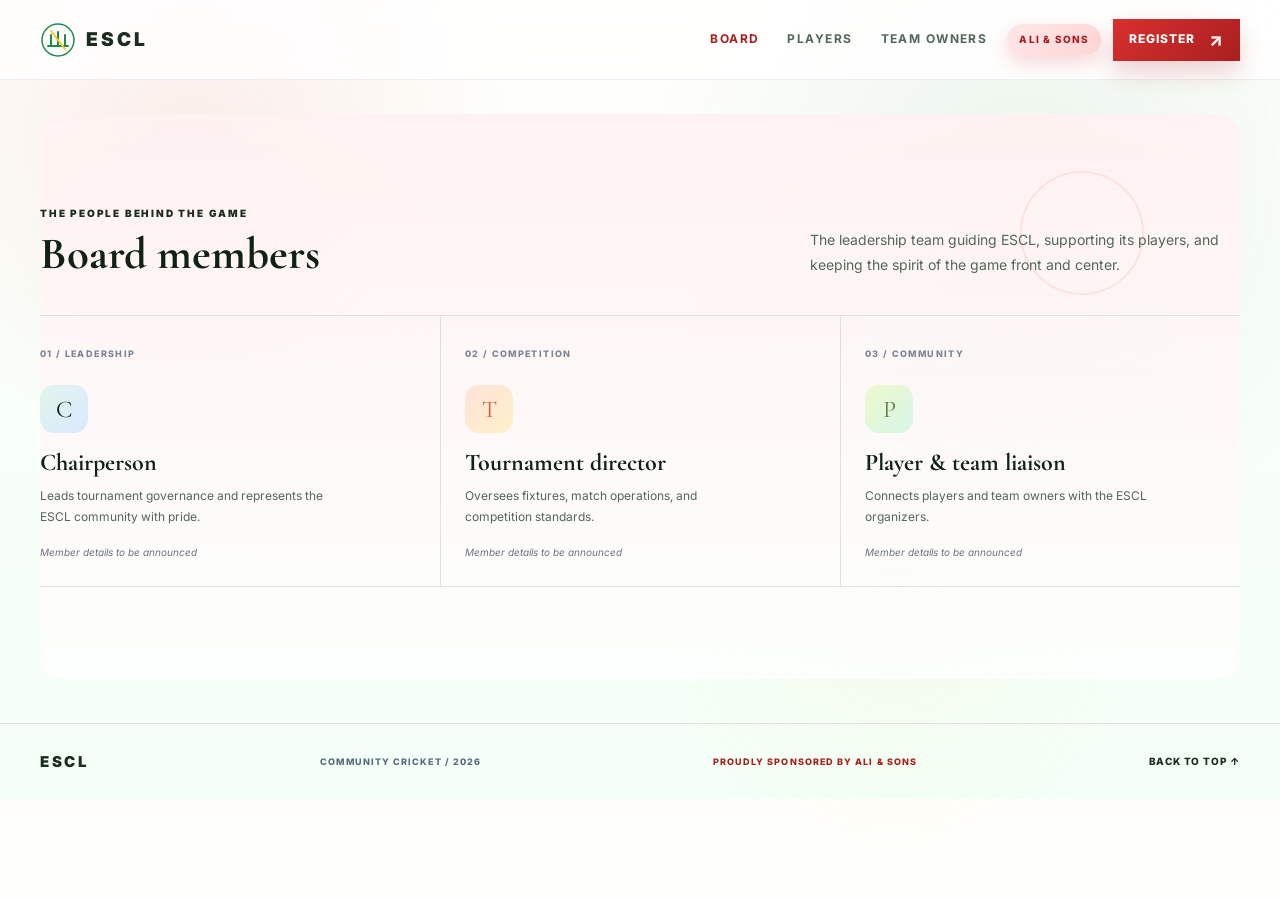
<file: board.html>
<!doctype html>
<html lang="en">
<head>
  <meta charset="utf-8">
  <meta name="viewport" content="width=device-width, initial-scale=1">
  <meta name="theme-color" content="#111827">
  <meta name="description" content="Meet the leadership team behind the ESCL cricket tournament.">
  <title>Board Members | ESCL</title>
  <link rel="stylesheet" href="site.css">
  <script src="script.js" defer></script>
</head>
<body>
  <header class="site-header">
    <a class="brand" href="index.html" aria-label="ESCL home">
      <span class="brand-mark" aria-hidden="true"><svg viewBox="0 0 36 36" fill="none"><circle cx="18" cy="18" r="16" stroke="currentColor" stroke-width="1.5" /><path d="M11 23V13m7 10V10m7 13V13M8 24h20" stroke="currentColor" stroke-width="2" stroke-linecap="round" /><path d="m11 9 14 18" stroke="#facc15" stroke-width="2" stroke-linecap="round" /></svg></span>
      <span class="brand-name">ESCL</span>
    </a>
    <nav class="main-nav" aria-label="Main navigation">
      <a href="board.html" aria-current="page">Board</a>
      <a href="players.html">Players</a>
      <a href="owners.html">Team owners</a>
    </nav>
    <div class="header-side"><span class="sponsor-pill">Ali &amp; Sons</span><a class="header-cta" href="players.html">Register <span aria-hidden="true">&nearr;</span></a></div>
  </header>
  <main id="top">
    <section class="section-block board-section page-section" aria-labelledby="board-title">
      <div class="section-heading">
        <div><p class="eyebrow">THE PEOPLE BEHIND THE GAME</p><h1 id="board-title">Board members</h1></div>
        <p class="section-summary">The leadership team guiding ESCL, supporting its players, and keeping the spirit of the game front and center.</p>
      </div>
      <div class="board-grid">
        <article class="board-item"><span class="board-index">01 / LEADERSHIP</span><div class="board-symbol" aria-hidden="true">C</div><h2>Chairperson</h2><p>Leads tournament governance and represents the ESCL community with pride.</p><span class="board-status">Member details to be announced</span></article>
        <article class="board-item"><span class="board-index">02 / COMPETITION</span><div class="board-symbol symbol-coral" aria-hidden="true">T</div><h2>Tournament director</h2><p>Oversees fixtures, match operations, and competition standards.</p><span class="board-status">Member details to be announced</span></article>
        <article class="board-item"><span class="board-index">03 / COMMUNITY</span><div class="board-symbol symbol-olive" aria-hidden="true">P</div><h2>Player &amp; team liaison</h2><p>Connects players and team owners with the ESCL organizers.</p><span class="board-status">Member details to be announced</span></article>
      </div>
    </section>
  </main>
  <footer class="site-footer"><a class="brand" href="index.html"><span class="brand-name">ESCL</span></a><span>COMMUNITY CRICKET / 2026</span><span class="sponsor-tag">Proudly sponsored by Ali &amp; Sons</span><a href="#top">Back to top &uarr;</a></footer>
</body>
</html>
</file>
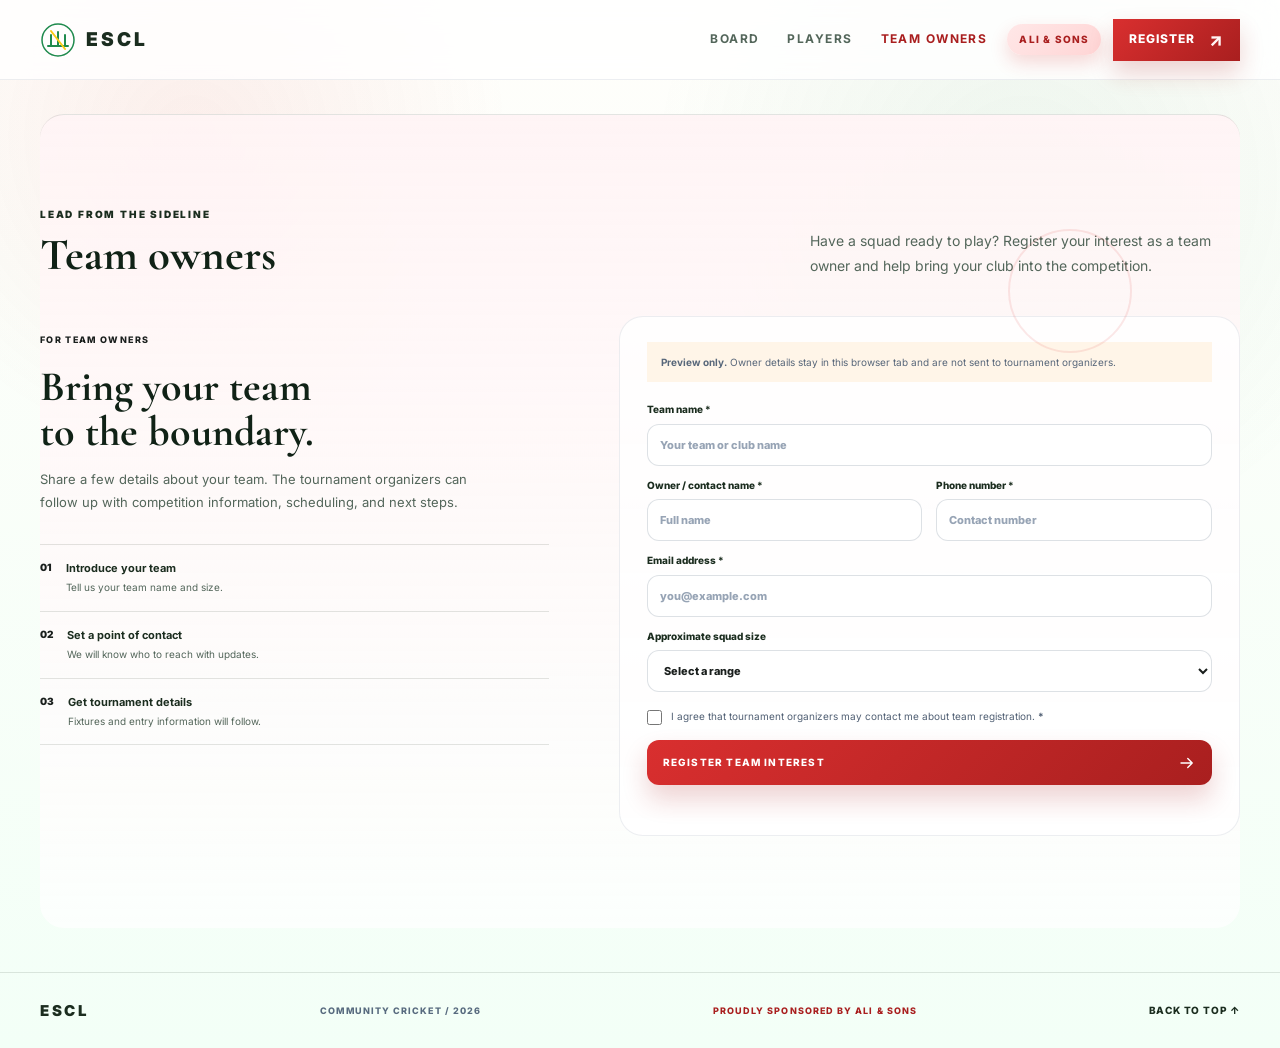
<file: owners.html>
<!doctype html>
<html lang="en">
<head>
  <meta charset="utf-8">
  <meta name="viewport" content="width=device-width, initial-scale=1">
  <meta name="theme-color" content="#111827">
  <meta name="description" content="Register your team's interest in the ESCL cricket tournament.">
  <title>Team Owners | ESCL</title>
  <link rel="stylesheet" href="site.css">
  <script src="script.js" defer></script>
</head>
<body>
  <header class="site-header">
    <a class="brand" href="index.html" aria-label="ESCL home">
      <span class="brand-mark" aria-hidden="true"><svg viewBox="0 0 36 36" fill="none"><circle cx="18" cy="18" r="16" stroke="currentColor" stroke-width="1.5" /><path d="M11 23V13m7 10V10m7 13V13M8 24h20" stroke="currentColor" stroke-width="2" stroke-linecap="round" /><path d="m11 9 14 18" stroke="#facc15" stroke-width="2" stroke-linecap="round" /></svg></span>
      <span class="brand-name">ESCL</span>
    </a>
    <nav class="main-nav" aria-label="Main navigation">
      <a href="board.html">Board</a>
      <a href="players.html">Players</a>
      <a href="owners.html" aria-current="page">Team owners</a>
    </nav>
    <div class="header-side"><span class="sponsor-pill">Ali &amp; Sons</span><a class="header-cta" href="#owner-form">Register <span aria-hidden="true">&nearr;</span></a></div>
  </header>
  <main id="top">
    <section class="section-block owner-section page-section" aria-labelledby="owner-title">
      <div class="section-heading">
        <div><p class="eyebrow">LEAD FROM THE SIDELINE</p><h1 id="owner-title">Team owners</h1></div>
        <p class="section-summary">Have a squad ready to play? Register your interest as a team owner and help bring your club into the competition.</p>
      </div>
      <div class="owner-layout">
        <div class="owner-copy">
          <span class="aside-kicker">FOR TEAM OWNERS</span>
          <h2>Bring your team<br>to the boundary.</h2>
          <p>Share a few details about your team. The tournament organizers can follow up with competition information, scheduling, and next steps.</p>
          <div class="owner-points">
            <div><span>01</span><p><b>Introduce your team</b><small>Tell us your team name and size.</small></p></div>
            <div><span>02</span><p><b>Set a point of contact</b><small>We will know who to reach with updates.</small></p></div>
            <div><span>03</span><p><b>Get tournament details</b><small>Fixtures and entry information will follow.</small></p></div>
          </div>
        </div>
        <div class="owner-form-wrap" id="owner-form">
          <p class="preview-disclaimer"><strong>Preview only.</strong> Owner details stay in this browser tab and are not sent to tournament organizers.</p>
          <form id="owner-registration-form" class="owner-form">
            <div class="field-grid">
              <label class="field field-wide" for="owner-team-name"><span>Team name <b>*</b></span><input id="owner-team-name" name="teamName" placeholder="Your team or club name" required></label>
              <label class="field" for="owner-name"><span>Owner / contact name <b>*</b></span><input id="owner-name" name="ownerName" autocomplete="name" placeholder="Full name" required></label>
              <label class="field" for="owner-phone"><span>Phone number <b>*</b></span><input id="owner-phone" name="phone" type="tel" autocomplete="tel" placeholder="Contact number" required></label>
              <label class="field field-wide" for="owner-email"><span>Email address <b>*</b></span><input id="owner-email" name="email" type="email" autocomplete="email" placeholder="you@example.com" required></label>
              <label class="field field-wide" for="team-size"><span>Approximate squad size</span><select id="team-size" name="teamSize"><option value="" selected>Select a range</option><option>Under 11 players</option><option>11-15 players</option><option>16-22 players</option><option>More than 22 players</option></select></label>
            </div>
            <label class="consent" for="owner-consent"><input id="owner-consent" name="contactConsent" type="checkbox" required><span>I agree that tournament organizers may contact me about team registration. <b>*</b></span></label>
            <button class="submit-button" type="submit"><span>Register team interest</span><svg viewBox="0 0 24 24" aria-hidden="true"><path d="M4 12h15m-6-6 6 6-6 6" fill="none" stroke="currentColor" stroke-width="1.8" stroke-linecap="round" stroke-linejoin="round" /></svg></button>
            <p id="owner-form-status" class="form-status" role="status" aria-live="polite"></p>
          </form>
          <div id="owner-success" class="owner-success" role="status" tabindex="-1" hidden>Team interest saved in this browser tab. It has not been sent to tournament organizers.</div>
        </div>
      </div>
    </section>
  </main>
  <footer class="site-footer"><a class="brand" href="index.html"><span class="brand-name">ESCL</span></a><span>COMMUNITY CRICKET / 2026</span><span class="sponsor-tag">Proudly sponsored by Ali &amp; Sons</span><a href="#top">Back to top &uarr;</a></footer>
</body>
</html>
</file>
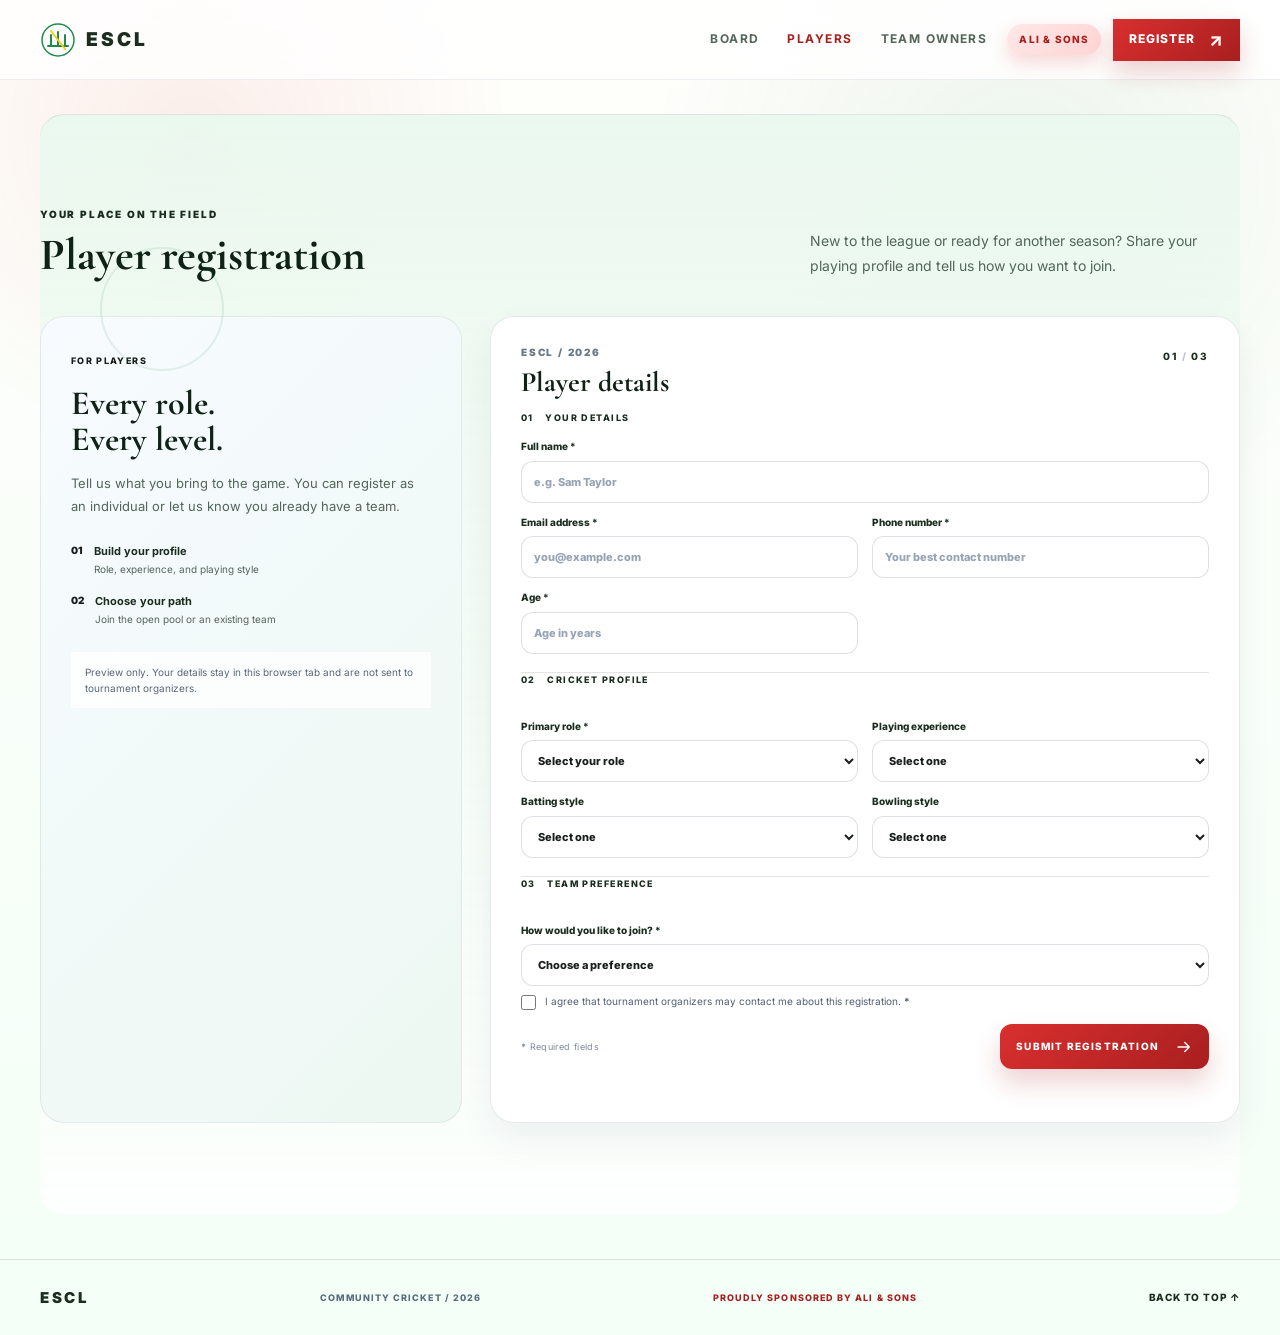
<file: players.html>
<!doctype html>
<html lang="en">
<head>
  <meta charset="utf-8">
  <meta name="viewport" content="width=device-width, initial-scale=1">
  <meta name="theme-color" content="#111827">
  <meta name="description" content="Register your player profile for the ESCL cricket tournament.">
  <title>Player Registration | ESCL</title>
  <link rel="stylesheet" href="site.css">
  <script src="script.js" defer></script>
</head>
<body>
  <header class="site-header">
    <a class="brand" href="index.html" aria-label="ESCL home">
      <span class="brand-mark" aria-hidden="true"><svg viewBox="0 0 36 36" fill="none"><circle cx="18" cy="18" r="16" stroke="currentColor" stroke-width="1.5" /><path d="M11 23V13m7 10V10m7 13V13M8 24h20" stroke="currentColor" stroke-width="2" stroke-linecap="round" /><path d="m11 9 14 18" stroke="#facc15" stroke-width="2" stroke-linecap="round" /></svg></span>
      <span class="brand-name">ESCL</span>
    </a>
    <nav class="main-nav" aria-label="Main navigation">
      <a href="board.html">Board</a>
      <a href="players.html" aria-current="page">Players</a>
      <a href="owners.html">Team owners</a>
    </nav>
    <div class="header-side"><span class="sponsor-pill">Ali &amp; Sons</span><a class="header-cta" href="#player-form">Register <span aria-hidden="true">&nearr;</span></a></div>
  </header>
  <main id="top">
    <section class="section-block player-section page-section" aria-labelledby="player-title">
      <div class="section-heading">
        <div><p class="eyebrow">YOUR PLACE ON THE FIELD</p><h1 id="player-title">Player registration</h1></div>
        <p class="section-summary">New to the league or ready for another season? Share your playing profile and tell us how you want to join.</p>
      </div>
      <div class="registration-layout">
        <aside class="registration-aside">
          <span class="aside-kicker">FOR PLAYERS</span>
          <h2>Every role.<br>Every level.</h2>
          <p>Tell us what you bring to the game. You can register as an individual or let us know you already have a team.</p>
          <div class="aside-detail"><span class="detail-mark">01</span><span><b>Build your profile</b><small>Role, experience, and playing style</small></span></div>
          <div class="aside-detail"><span class="detail-mark">02</span><span><b>Choose your path</b><small>Join the open pool or an existing team</small></span></div>
          <div class="preview-disclaimer">Preview only. Your details stay in this browser tab and are not sent to tournament organizers.</div>
        </aside>
        <div class="form-panel" id="player-form">
          <div class="form-heading">
            <div><p class="eyebrow form-eyebrow">ESCL / 2026</p><h2 id="form-title">Player details</h2></div>
            <span class="form-index" aria-hidden="true">01<span>/</span>03</span>
          </div>
          <form id="registration-form">
            <fieldset>
              <legend><span>01</span> Your details</legend>
              <div class="field-grid">
                <label class="field field-wide" for="full-name"><span>Full name <b>*</b></span><input id="full-name" name="fullName" autocomplete="name" placeholder="e.g. Sam Taylor" required></label>
                <label class="field" for="email"><span>Email address <b>*</b></span><input id="email" name="email" type="email" autocomplete="email" placeholder="you@example.com" required></label>
                <label class="field" for="phone"><span>Phone number <b>*</b></span><input id="phone" name="phone" type="tel" autocomplete="tel" placeholder="Your best contact number" required></label>
                <label class="field" for="age"><span>Age <b>*</b></span><input id="age" name="age" type="number" min="13" max="99" inputmode="numeric" placeholder="Age in years" required></label>
              </div>
            </fieldset>
            <fieldset>
              <legend><span>02</span> Cricket profile</legend>
              <div class="field-grid">
                <label class="field" for="role"><span>Primary role <b>*</b></span><select id="role" name="role" required><option value="" selected disabled>Select your role</option><option>Batter</option><option>Bowler</option><option>All-rounder</option><option>Wicketkeeper</option></select></label>
                <label class="field" for="experience"><span>Playing experience</span><select id="experience" name="experience"><option value="" selected>Select one</option><option>New to organized cricket</option><option>School or club cricket</option><option>Local league cricket</option><option>Competitive cricket</option></select></label>
                <label class="field" for="batting-style"><span>Batting style</span><select id="batting-style" name="battingStyle"><option value="" selected>Select one</option><option>Right-handed</option><option>Left-handed</option></select></label>
                <label class="field" for="bowling-style"><span>Bowling style</span><select id="bowling-style" name="bowlingStyle"><option value="" selected>Select one</option><option>Right-arm pace</option><option>Left-arm pace</option><option>Right-arm spin</option><option>Left-arm spin</option><option>I do not bowl</option></select></label>
              </div>
            </fieldset>
            <fieldset class="team-fieldset">
              <legend><span>03</span> Team preference</legend>
              <div class="field-grid">
                <label class="field field-wide" for="team-preference"><span>How would you like to join? <b>*</b></span><select id="team-preference" name="teamPreference" required><option value="" selected disabled>Choose a preference</option><option value="open-pool">Place me in the open player pool</option><option value="existing-team">I already have a team</option></select></label>
                <label class="field field-wide" id="team-name-field" for="team-name" hidden><span>Team name <b>*</b></span><input id="team-name" name="teamName" placeholder="Enter your team name"></label>
              </div>
            </fieldset>
            <label class="consent" for="contact-consent"><input id="contact-consent" name="contactConsent" type="checkbox" required><span>I agree that tournament organizers may contact me about this registration. <b>*</b></span></label>
            <div class="form-actions"><p class="required-note"><b>*</b> Required fields</p><button class="submit-button" type="submit"><span>Submit registration</span><svg viewBox="0 0 24 24" aria-hidden="true"><path d="M4 12h15m-6-6 6 6-6 6" fill="none" stroke="currentColor" stroke-width="1.8" stroke-linecap="round" stroke-linejoin="round" /></svg></button></div>
            <p id="form-status" class="form-status" role="status" aria-live="polite"></p>
          </form>
          <section id="success-panel" class="success-panel" aria-live="polite" hidden><span class="success-mark" aria-hidden="true">&#10003;</span><div><h3 tabindex="-1">Details saved for this demo</h3><p>Your registration is stored in this browser tab only. It has not been sent to tournament organizers.</p></div><button id="register-another" class="text-button" type="button">Register another player</button></section>
        </div>
      </div>
    </section>
  </main>
  <footer class="site-footer"><a class="brand" href="index.html"><span class="brand-name">ESCL</span></a><span>COMMUNITY CRICKET / 2026</span><span class="sponsor-tag">Proudly sponsored by Ali &amp; Sons</span><a href="#top">Back to top &uarr;</a></footer>
</body>
</html>
</file>
<file: site.css>
@import url('https://fonts.googleapis.com/css2?family=Inter:wght@400;500;600;700;800;900&family=Cormorant+Garamond:wght@500;600;700&display=swap');

:root {
  color-scheme: light;
  --navy: #1b2d1f;
  --navy-deep: #102216;
  --green: #1f8a4d;
  --green-deep: #146739;
  --green-soft: #eaf8ee;
  --red: #d92f2f;
  --red-deep: #a91f1f;
  --red-soft: #fff1f1;
  --cream: #fffdf8;
  --ink: #1a1f1d;
  --muted: #53665a;
  --line: rgba(27, 45, 31, 0.12);
  --paper: #ffffff;
  --card: #ffffff;
  --display: "Cormorant Garamond", Georgia, serif;
  --body: "Inter", "Segoe UI", Arial, sans-serif;
}

* { box-sizing: border-box; }
html { scroll-behavior: smooth; scroll-padding-top: 96px; }
body { margin: 0; background: linear-gradient(180deg, #fffefb 0%, #f3fff7 100%); color: var(--ink); font-family: var(--body); font-size: 15px; line-height: 1.55; }
body::before {
  content: "";
  position: fixed;
  inset: 0;
  pointer-events: none;
  background-image:
    radial-gradient(circle at 15% 15%, rgba(217, 47, 47, 0.08), transparent 24%),
    radial-gradient(circle at 80% 20%, rgba(31, 138, 77, 0.08), transparent 30%),
    radial-gradient(circle at 70% 70%, rgba(255, 212, 107, 0.07), transparent 22%);
  z-index: 0;
}
body > * { position: relative; z-index: 1; }
button, input, select { font: inherit; }
button, select { cursor: pointer; }
a { color: inherit; text-decoration: none; }
main { overflow: hidden; }

.site-header {
  position: sticky;
  z-index: 10;
  top: 0;
  height: 80px;
  padding: 0 max(32px, calc((100vw - 1200px) / 2));
  display: flex;
  align-items: center;
  justify-content: space-between;
  gap: 20px;
  background: rgba(255, 255, 255, 0.8);
  border-bottom: 1px solid rgba(20, 45, 76, 0.08);
  backdrop-filter: blur(14px);
}
.brand { display: inline-flex; align-items: center; gap: 10px; flex: 0 0 auto; }
.brand-mark { width: 36px; height: 36px; color: var(--green); display: inline-flex; }
.brand-mark svg { width: 100%; }
.brand-name { color: var(--navy); font-size: 19px; line-height: 1; font-weight: 900; letter-spacing: 0.16em; }
.main-nav { display: flex; align-items: center; gap: 28px; margin-left: auto; }
.main-nav a { color: var(--muted); font-size: 12px; font-weight: 700; text-transform: uppercase; letter-spacing: 0.12em; transition: color 0.2s ease; }
.main-nav a[aria-current="page"] { color: var(--red-deep); }
.main-nav a:hover { color: var(--coral); }
.header-side { display: flex; align-items: center; gap: 12px; }
.sponsor-pill {
  display: inline-flex;
  align-items: center;
  padding: 8px 12px;
  border-radius: 999px;
  background: linear-gradient(135deg, #ffe7e7, #ffd5d5);
  color: var(--red-deep);
  font-size: 10px;
  font-weight: 800;
  letter-spacing: 0.12em;
  text-transform: uppercase;
  box-shadow: 0 8px 18px rgba(217, 47, 47, 0.18);
}
.header-cta { min-height: 42px; padding: 0 16px; display: inline-flex; align-items: center; gap: 14px; background: linear-gradient(135deg, var(--red), var(--red-deep)); color: white; box-shadow: 0 12px 24px rgba(169, 31, 31, 0.2); font-size: 12px; font-weight: 800; letter-spacing: 0.08em; text-transform: uppercase; }
.header-cta span { color: #fff4f4; font-size: 18px; }

.hero-section {
  width: min(1200px, calc(100% - 64px));
  min-height: 560px;
  margin: 0 auto;
  padding: 68px 0 56px;
  display: grid;
  grid-template-columns: 1.05fr .95fr;
  align-items: center;
  gap: 54px;
}
.hero-copy { position: relative; }
.eyebrow { margin: 0 0 18px; color: var(--navy); font-size: 10px; font-weight: 900; letter-spacing: 0.18em; text-transform: uppercase; }
.hero-copy .eyebrow { display: flex; align-items: center; gap: 10px; }
.live-dot { width: 8px; height: 8px; border-radius: 50%; background: var(--coral); box-shadow: 0 0 0 6px rgba(255, 123, 84, 0.18); }
h1, h2, h3, p { margin-top: 0; }
.hero-copy h1 { max-width: 610px; margin: 0 0 20px; font-family: var(--display); font-size: clamp(3.2rem, 4.4vw, 5rem); line-height: 0.94; font-weight: 700; letter-spacing: -0.04em; }
.hero-copy h1 em { color: var(--green); font-style: normal; }
.hero-description { max-width: 500px; margin-bottom: 28px; color: var(--muted); font-size: 16px; line-height: 1.75; }
.hero-actions { display: flex; align-items: center; flex-wrap: wrap; gap: 18px; }
.primary-link { min-height: 50px; padding: 0 20px; display: inline-flex; align-items: center; gap: 18px; background: linear-gradient(135deg, var(--red), var(--red-deep)); color: white; font-size: 12px; font-weight: 800; letter-spacing: 0.08em; text-transform: uppercase; }
.primary-link span { color: #ffe8e8; font-size: 18px; }
.secondary-link { color: var(--navy); font-size: 12px; font-weight: 800; letter-spacing: 0.08em; text-transform: uppercase; }
.secondary-link span { margin-left: 8px; color: var(--coral); }
.sponsor-highlight {
  margin-top: 24px;
  display: inline-flex;
  align-items: center;
  gap: 12px;
  padding: 10px 16px;
  border: 1px solid rgba(217, 47, 47, 0.2);
  border-radius: 999px;
  background: linear-gradient(135deg, rgba(217, 47, 47, 0.08), rgba(31, 138, 77, 0.08));
  color: var(--navy);
  font-weight: 700;
}
.sponsor-label { color: var(--red-deep); font-size: 10px; letter-spacing: 0.12em; text-transform: uppercase; }
.sponsor-highlight strong { color: var(--navy-deep); font-family: var(--display); font-size: 1.4rem; }
.hero-meta { margin-top: 30px; display: flex; align-items: center; gap: 12px; color: #5f6f82; font-size: 9px; font-weight: 800; letter-spacing: 0.12em; text-transform: uppercase; }
.hero-meta i { width: 26px; height: 1px; background: var(--coral); }
.hero-visual { position: relative; min-height: 410px; padding: 24px 20px; display: grid; place-items: center; overflow: hidden; background: linear-gradient(135deg, #fff6f6, #eaf8ee); border: 1px solid rgba(20, 45, 76, 0.08); box-shadow: 0 24px 48px rgba(31, 64, 94, 0.12); transform: translateY(0); transition: transform 0.15s ease-out; }
.hero-photo-card {
  position: relative;
  width: min(100%, 520px);
  min-height: 360px;
  border-radius: 28px;
  overflow: hidden;
  background: #183a29;
  box-shadow: 0 18px 30px rgba(17, 34, 43, 0.18);
  border: 1px solid rgba(255, 255, 255, 0.25);
}
.hero-photo {
  position: absolute;
  inset: 0;
  width: 100%;
  height: 100%;
  object-fit: cover;
  object-position: center;
  transform: scale(1.01);
}
.hero-photo-card::before {
  content: "";
  position: absolute;
  inset: 0;
  z-index: 1;
  background: linear-gradient(180deg, rgba(10, 18, 15, 0.24), rgba(11, 42, 29, 0.6));
}
.hero-visual::before, .hero-visual::after { position: absolute; content: ""; border: 1px solid rgba(17, 41, 63, 0.08); border-radius: 50%; pointer-events: none; }
.hero-visual::before { width: 420px; height: 420px; }
.hero-visual::after { width: 330px; height: 330px; }
.floating-tag {
  position: absolute;
  top: 20px;
  left: 18px;
  z-index: 2;
  padding: 9px 14px;
  border-radius: 999px;
  background: rgba(255, 255, 255, 0.14);
  backdrop-filter: blur(6px);
  border: 1px solid rgba(255, 255, 255, 0.22);
  color: #fff;
  font-size: 9px;
  font-weight: 800;
  letter-spacing: 0.16em;
  text-transform: uppercase;
}
.floating-ball,
.floating-bat {
  position: absolute;
  z-index: 2;
  display: block;
  filter: drop-shadow(0 18px 18px rgba(0, 0, 0, 0.18));
  animation: floatup 5.6s ease-in-out infinite alternate;
}
.floating-ball {
  right: 22px;
  bottom: 20px;
  width: 54px;
  height: 54px;
  border-radius: 50%;
  background: radial-gradient(circle at 35% 30%, #ff8a7a, #d92f2f 55%, #8c1515 100%);
  box-shadow: inset -8px -10px 15px rgba(120, 9, 9, 0.2);
}
.floating-ball::before {
  content: "";
  position: absolute;
  inset: 12px 9px 12px 9px;
  border-radius: 50%;
  border: 2px solid rgba(255, 255, 255, 0.7);
  border-left-color: transparent;
  border-top-color: transparent;
  transform: rotate(18deg);
}
.floating-bat {
  left: 26px;
  bottom: 20px;
  width: 92px;
  height: 18px;
  border-radius: 12px;
  background: linear-gradient(90deg, #f4d2a7, #d8a96d 35%, #7e4f1a 36%, #c38d4d 70%, #f3d8aa 100%);
  transform: rotate(-32deg);
  box-shadow: 0 12px 18px rgba(51, 25, 5, 0.26);
}
.floating-bat::before {
  content: "";
  position: absolute;
  inset: 3px auto 3px 12px;
  width: 18px;
  border-radius: 9px;
  background: rgba(255, 255, 255, 0.32);
}
.floating-bat::after {
  content: "";
  position: absolute;
  inset: 0 0 0 auto;
  width: 10px;
  border-radius: 0 12px 12px 0;
  background: rgba(75, 42, 9, 0.4);
}
.visual-label { position: absolute; z-index: 2; color: #50657b; font-size: 9px; font-weight: 800; letter-spacing: 0.16em; text-transform: uppercase; }
.visual-label-top { top: 22px; left: 26px; }
.visual-label-top span { margin-right: 8px; color: var(--coral); }
.visual-label-bottom { bottom: 22px; left: 26px; display: flex; align-items: center; gap: 8px; }
.visual-dot { width: 7px; height: 7px; border-radius: 50%; background: var(--coral); }
.visual-index { position: absolute; right: 21px; bottom: 18px; color: #7c8ea2; font-family: var(--display); font-size: 16px; }

.season-bar {
  min-height: 102px;
  padding: 22px max(32px, calc((100vw - 1200px) / 2));
  display: grid;
  grid-template-columns: repeat(3, 1fr);
  align-items: center;
  gap: 26px;
  background: rgba(255, 255, 255, 0.55);
  border-top: 1px solid var(--line);
  border-bottom: 1px solid var(--line);
}
.season-bar > div { display: flex; align-items: center; gap: 14px; }
.season-number { color: var(--coral); font-family: var(--display); font-size: 22px; }
.season-bar b, .season-bar small { display: block; }
.season-bar b { color: var(--navy-deep); font-size: 12px; }
.season-bar small { margin-top: 2px; color: var(--muted); font-size: 11px; }

.section-block {
  width: min(1200px, calc(100% - 64px));
  margin: 0 auto;
  padding: 92px 0;
  border-radius: 24px;
}
.page-section { margin-top: 34px; margin-bottom: 44px; }
.section-pages { padding-top: 72px; padding-bottom: 88px; }
.page-link-grid { display: grid; grid-template-columns: repeat(3, minmax(0, 1fr)); gap: 16px; }
.page-link-card {
  position: relative;
  min-height: 240px;
  padding: 22px;
  display: flex;
  flex-direction: column;
  align-items: flex-start;
  border: 1px solid var(--line);
  background: rgba(255, 255, 255, 0.88);
  box-shadow: 0 14px 28px rgba(18, 40, 62, 0.06);
  transition: transform 0.2s ease, box-shadow 0.2s ease;
}
.page-link-card:hover { transform: translateY(-5px); box-shadow: 0 20px 34px rgba(18, 40, 62, 0.12); }
.page-link-card:focus-visible { outline: 3px solid var(--red); outline-offset: 4px; }
.page-card-number { color: var(--muted); font-size: 9px; font-weight: 800; letter-spacing: 0.15em; }
.page-card-icon { width: 48px; height: 48px; margin: 20px 0 12px; display: grid; place-items: center; border-radius: 50%; background: var(--green-soft); color: var(--green-deep); font-size: 25px; font-weight: 800; }
.player-link .page-card-icon { background: var(--red-soft); color: var(--red); }
.owner-link .page-card-icon { background: #f5f3e7; color: #54723a; }
.page-link-card strong { color: var(--navy-deep); font-family: var(--display); font-size: 26px; line-height: 1.1; }
.page-link-card > span:nth-last-of-type(2) { max-width: 260px; margin-top: 8px; color: var(--muted); font-size: 12px; line-height: 1.6; }
.page-card-arrow { position: absolute; right: 22px; bottom: 20px; color: var(--red); font-size: 22px; }
.home-feature-section { width: min(1200px, calc(100% - 64px)); margin: 0 auto; padding: 70px 0; }
.feature-heading { margin-bottom: 26px; }
.feature-heading .eyebrow { margin-bottom: 9px; }
.feature-heading h2 { margin: 0; color: var(--navy-deep); font-family: var(--display); font-size: clamp(2.5rem, 3.5vw, 3.8rem); line-height: 1; }
.sponsor-section { border-top: 1px solid var(--line); }
.sponsor-marquee { overflow: hidden; background: linear-gradient(105deg, #146739, #1f8a4d 52%, #d92f2f); color: #fff; }
.sponsor-marquee-track { width: max-content; min-height: 100px; display: flex; align-items: center; animation: sponsor-run 22s linear infinite; }
.sponsor-marquee:hover .sponsor-marquee-track { animation-play-state: paused; }
.marquee-item { min-width: 560px; padding: 0 52px; display: flex; align-items: center; justify-content: center; gap: 20px; font-size: 20px; font-weight: 900; letter-spacing: 0.12em; }
.marquee-item small { padding-left: 18px; border-left: 1px solid rgba(255, 255, 255, 0.5); font-size: 9px; letter-spacing: 0.15em; }
.marquee-star { color: #fff0b2; font-size: 20px; }
.organizer-section { padding-top: 70px; }
.organizer-card { width: min(720px, 100%); min-height: 240px; display: grid; grid-template-columns: 200px 1fr; overflow: hidden; border: 1px solid var(--line); background: #fff; box-shadow: 0 18px 38px rgba(18, 40, 62, 0.1); transition: transform 0.25s ease, box-shadow 0.25s ease; }
.organizer-card:hover { transform: translateY(-5px); box-shadow: 0 24px 42px rgba(18, 40, 62, 0.15); }
.organizer-portrait { position: relative; min-height: 240px; display: grid; place-items: center; overflow: hidden; background: linear-gradient(145deg, #d9f2e1 0 48%, #1f8a4d 48% 69%, #f4dddd 69%); }
.portrait-initials { width: 90px; height: 90px; display: grid; place-items: center; border: 2px solid rgba(255, 255, 255, 0.9); border-radius: 50%; background: rgba(255, 255, 255, 0.88); color: var(--green-deep); font-family: var(--display); font-size: 38px; font-weight: 700; transition: transform 0.25s ease; }
.organizer-card:hover .portrait-initials { transform: scale(1.08); }
.portrait-note { position: absolute; right: 8px; bottom: 8px; left: 8px; padding: 6px 8px; background: rgba(16, 34, 22, 0.8); color: #fff; font-size: 8px; font-weight: 700; text-align: center; text-transform: uppercase; letter-spacing: 0.1em; }
.organizer-details { padding: 32px; align-self: center; }
.organizer-kicker { color: var(--red-deep); font-size: 9px; font-weight: 900; letter-spacing: 0.16em; }
.organizer-details h3 { margin: 10px 0; color: var(--navy-deep); font-family: var(--display); font-size: 34px; line-height: 1.05; }
.organizer-details p { margin: 0 0 18px; color: var(--muted); font-size: 13px; }
.organizer-link { display: inline-flex; align-items: center; gap: 12px; color: var(--green-deep); font-size: 10px; font-weight: 900; letter-spacing: 0.1em; text-transform: uppercase; }
.organizer-link span { color: var(--red); font-size: 18px; transition: transform 0.2s ease; }
.organizer-link:hover span { transform: translateX(4px); }
.organizer-note { margin: 14px 0 0; color: var(--muted); font-size: 10px; }
@keyframes sponsor-run { to { transform: translateX(-50%); } }

.section-block::before {
  content: "";
  position: absolute;
  width: 120px;
  height: 120px;
  border-radius: 50%;
  border: 2px solid rgba(217, 47, 47, 0.1);
  opacity: 0.9;
  pointer-events: none;
}

.board-section::before { right: 8%; top: 10%; }
.player-section::before { left: 5%; top: 12%; border-color: rgba(31, 138, 77, 0.12); }
.owner-section::before { right: 9%; top: 14%; border-color: rgba(217, 47, 47, 0.12); }

.section-block { position: relative; }
.board-section {
  background: linear-gradient(180deg, rgba(255, 241, 241, 0.95), rgba(255, 255, 255, 0.7));
}
.player-section {
  background: linear-gradient(180deg, rgba(234, 248, 238, 0.95), rgba(255, 255, 255, 0.7));
}
.owner-section {
  background: linear-gradient(180deg, rgba(255, 244, 245, 0.95), rgba(255, 255, 255, 0.7));
}
.section-heading { margin-bottom: 38px; display: flex; align-items: end; justify-content: space-between; gap: 36px; }
.section-heading .eyebrow { margin-bottom: 10px; }
.section-heading h1, .section-heading h2 { margin: 0; color: var(--navy-deep); font-family: var(--display); font-size: clamp(2.5rem, 3.5vw, 3.8rem); line-height: 1.02; font-weight: 700; }
.section-summary { max-width: 430px; margin: 0; color: var(--muted); font-size: 14px; line-height: 1.8; }
.board-grid { display: grid; grid-template-columns: repeat(3, minmax(0, 1fr)); border-top: 1px solid var(--line); border-bottom: 1px solid var(--line); }
.board-item { min-height: 255px; padding: 24px 24px 24px 0; }
.board-item + .board-item { padding-left: 24px; border-left: 1px solid var(--line); }
.board-index { color: #7b8595; font-size: 9px; font-weight: 800; letter-spacing: 0.15em; text-transform: uppercase; }
.board-symbol { width: 48px; height: 48px; margin: 22px 0 16px; display: grid; place-items: center; background: linear-gradient(135deg, #dff5ea, #dce8ff); color: var(--navy-deep); font-family: var(--display); font-size: 24px; border-radius: 14px; }
.symbol-coral { background: linear-gradient(135deg, #ffe2d9, #fff0c9); color: #d85740; }
.symbol-olive { background: linear-gradient(135deg, #edf9cb, #d7f5e8); color: #5a7b3d; }
.board-item h2, .board-item h3 { margin-bottom: 8px; color: var(--navy-deep); font-family: var(--display); font-size: 24px; line-height: 1.2; font-weight: 700; }
.board-item p { max-width: 300px; margin-bottom: 12px; color: var(--muted); font-size: 12px; line-height: 1.7; }
.board-status { color: #6b7280; font-size: 10px; font-style: italic; }

.player-section { border-top: 1px solid var(--line); }
.registration-layout { display: grid; grid-template-columns: .72fr 1.28fr; align-items: stretch; gap: 28px; }
.registration-aside { min-height: 100%; padding: 30px; background: linear-gradient(135deg, #f7fbff, #edf8f2); border-radius: 24px; border: 1px solid rgba(18, 40, 62, 0.08); }
.aside-kicker { color: var(--coral); font-size: 9px; font-weight: 800; letter-spacing: 0.15em; text-transform: uppercase; }
.registration-aside h2, .registration-aside h3, .owner-copy h2, .owner-copy h3 { margin: 16px 0 14px; color: var(--navy-deep); font-family: var(--display); font-size: 34px; line-height: 1.05; font-weight: 700; }
.registration-aside > p, .owner-copy > p { margin-bottom: 24px; color: var(--muted); font-size: 13px; line-height: 1.8; }
.aside-detail { display: flex; align-items: flex-start; gap: 11px; margin-top: 16px; }
.detail-mark { color: var(--coral); font-size: 10px; font-weight: 900; }
.aside-detail b, .aside-detail small { display: block; }
.aside-detail b { color: var(--navy); font-size: 11px; }
.aside-detail small { margin-top: 2px; color: var(--muted); font-size: 10px; }
.preview-disclaimer { margin: 24px 0 0; padding: 12px 14px; border-left: 3px solid var(--coral); background: rgba(255, 255, 255, 0.8); color: #58677a; font-size: 10px; line-height: 1.6; }
.form-panel { min-width: 0; padding: 28px 30px; border: 1px solid rgba(20, 45, 76, 0.1); background: var(--card); border-radius: 24px; box-shadow: 0 18px 36px rgba(18, 40, 62, 0.06); }
.form-heading { margin-bottom: 14px; display: flex; justify-content: space-between; align-items: flex-start; gap: 18px; }
.form-eyebrow { margin-bottom: 6px; color: #67798d; }
.form-heading h2, .form-heading h3 { margin: 0; color: var(--navy-deep); font-family: var(--display); font-size: 28px; font-weight: 700; line-height: 1.1; }
.form-index { padding-top: 4px; color: var(--navy); font-size: 10px; font-weight: 800; letter-spacing: 0.18em; white-space: nowrap; }
.form-index span { margin: 0 4px; color: #b8c3d2; }
fieldset { min-width: 0; margin: 0; padding: 0 0 18px; border: 0; border-bottom: 1px solid var(--line); }
fieldset + fieldset { padding-top: 18px; }
legend { width: 100%; margin-bottom: 14px; padding: 0; color: var(--navy); font-size: 9px; font-weight: 800; letter-spacing: 0.16em; text-transform: uppercase; }
legend span { margin-right: 8px; color: var(--coral); }
.field-grid { display: grid; grid-template-columns: repeat(2, minmax(0, 1fr)); gap: 12px 14px; }
.field { display: grid; gap: 6px; min-width: 0; color: var(--navy); font-size: 10px; font-weight: 800; }
.field-wide { grid-column: 1 / -1; }
.field b, .consent b, .required-note b { color: var(--coral); }
.field input, .field select { width: 100%; height: 42px; min-width: 0; padding: 0 12px; border: 1px solid rgba(20, 45, 76, 0.14); border-radius: 12px; background: #fff; color: var(--ink); font-size: 11px; transition: border-color 0.16s ease, box-shadow 0.16s ease; }
.field input::placeholder { color: #97a4b5; }
.field input:focus, .field select:focus { border-color: var(--green); box-shadow: 0 0 0 3px rgba(14, 96, 69, 0.12); }
.team-fieldset { border-bottom: 0; padding-bottom: 8px; }
.consent { display: flex; align-items: flex-start; gap: 9px; margin: 0 0 14px; color: #516074; font-size: 10px; line-height: 1.5; }
.consent input { width: 15px; height: 15px; flex: 0 0 auto; margin: 1px 0 0; accent-color: var(--green); }
.form-actions { display: flex; justify-content: space-between; align-items: center; gap: 14px; }
.required-note { margin: 0; color: #7c8aa0; font-size: 9px; letter-spacing: 0.04em; }
.submit-button { min-height: 45px; min-width: 190px; padding: 0 16px; border: 0; border-radius: 12px; display: inline-flex; align-items: center; justify-content: space-between; gap: 16px; background: linear-gradient(135deg, var(--red), var(--red-deep)); color: white; font-size: 10px; font-weight: 800; letter-spacing: 0.12em; text-transform: uppercase; box-shadow: 0 14px 26px rgba(169, 31, 31, 0.2); }
.submit-button:hover { transform: translateY(-1px); }
.submit-button:focus-visible, .text-button:focus-visible, .header-cta:focus-visible, .main-nav a:focus-visible, .primary-link:focus-visible, .secondary-link:focus-visible { outline: 3px solid var(--coral); outline-offset: 3px; }
.submit-button svg { width: 18px; height: 18px; }
.form-status { min-height: 17px; margin: 8px 0 0; color: #b03f36; font-size: 10px; }
.success-panel { margin-top: 16px; padding: 14px; display: grid; grid-template-columns: 30px 1fr; gap: 10px; border: 1px solid #dfead1; background: #f2f9ee; border-radius: 16px; }
.success-mark { width: 26px; height: 26px; display: grid; place-items: center; border-radius: 50%; background: var(--green); color: white; font-size: 14px; }
.success-panel h2, .success-panel h3 { margin: 1px 0 4px; font-family: var(--body); font-size: 12px; font-weight: 800; }
.success-panel p { margin: 0; color: #596a7a; font-size: 10px; }
.text-button { grid-column: 2; justify-self: start; padding: 4px 0; border: 0; border-bottom: 1px solid var(--green); background: transparent; color: var(--green); font-size: 10px; font-weight: 800; }

.owner-section { border-top: 1px solid var(--line); }
.owner-layout { display: grid; grid-template-columns: .9fr 1.1fr; gap: 70px; align-items: start; }
.owner-copy { padding-top: 10px; }
.owner-copy h2, .owner-copy h3 { font-size: 42px; }
.owner-copy > p { max-width: 450px; }
.owner-points { margin-top: 30px; border-top: 1px solid var(--line); }
.owner-points > div { padding: 15px 0; display: flex; align-items: flex-start; gap: 14px; border-bottom: 1px solid var(--line); }
.owner-points > div > span { color: var(--coral); font-size: 10px; font-weight: 900; }
.owner-points p { margin: 0; }
.owner-points b, .owner-points small { display: block; }
.owner-points b { color: var(--navy); font-size: 11px; }
.owner-points small { margin-top: 3px; color: var(--muted); font-size: 10px; }
.owner-form-wrap { padding: 25px 27px; border: 1px solid rgba(20, 45, 76, 0.08); background: rgba(255, 255, 255, 0.8); border-radius: 24px; }
.owner-form-wrap > .preview-disclaimer { margin: 0 0 20px; background: #fff5e8; }
.owner-form .field-grid { margin-bottom: 17px; }
.owner-form .consent { margin-bottom: 15px; }
.owner-form .submit-button { width: 100%; }
.owner-success { padding: 12px; border-left: 3px solid #4da55d; background: #f0fbf2; border-radius: 12px; color: #355942; font-size: 11px; }

.site-footer { min-height: 76px; padding: 16px max(32px, calc((100vw - 1200px) / 2)); display: flex; align-items: center; justify-content: space-between; gap: 20px; border-top: 1px solid var(--line); color: #586b7f; font-size: 9px; font-weight: 800; letter-spacing: 0.12em; text-transform: uppercase; }
.site-footer .brand-name { font-size: 15px; letter-spacing: 0.18em; }
.site-footer > a:last-child { color: var(--navy); font-size: 10px; letter-spacing: 0.08em; }
.sponsor-tag { color: var(--red-deep); }
[data-reveal] { opacity: 0; transform: translateY(26px); transition: opacity 0.7s ease, transform 0.7s ease; }
[data-reveal].is-visible { opacity: 1; transform: translateY(0); }
[hidden] { display: none !important; }
@keyframes arrive { from { opacity: 0; transform: translateY(12px); } to { opacity: 1; transform: translateY(0); } }
@keyframes floatup { from { transform: translateY(0) rotate(0deg); } to { transform: translateY(-12px) rotate(7deg); } }

@media (max-width: 900px) {
  .site-header { padding: 0 28px; }
  .main-nav { gap: 18px; }
  .hero-section { min-height: auto; grid-template-columns: 1fr 1fr; gap: 26px; padding: 58px 0 48px; }
  .hero-copy h1 { font-size: 3.6rem; }
  .hero-visual { min-height: 340px; }
  .season-bar { padding-right: 32px; padding-left: 32px; gap: 14px; }
  .section-block { padding: 72px 0; }
  .home-feature-section { padding: 56px 0; }
  .page-link-grid { gap: 12px; }
  .page-link-card { padding: 18px; }
  .registration-layout { grid-template-columns: .72fr 1.28fr; gap: 18px; }
  .registration-aside { padding: 24px; }
  .form-panel { padding: 24px 21px; }
  .owner-layout { gap: 38px; }
}

@media (max-width: 640px) {
  html { scroll-padding-top: 72px; }
  .site-header { height: 70px; padding: 0 18px; gap: 12px; }
  .brand-mark { width: 31px; height: 31px; }
  .main-nav { gap: 10px; }
  .main-nav a { font-size: 9px; letter-spacing: 0.08em; }
  .sponsor-pill { display: none; }
  .header-cta { min-height: 35px; padding: 0 10px; gap: 7px; font-size: 9px; }
  .hero-section { width: calc(100% - 40px); grid-template-columns: 1fr; gap: 30px; padding: 50px 0 38px; }
  .hero-copy h1 { font-size: 2.7rem; }
  .hero-description { max-width: 470px; font-size: 14px; }
  .hero-meta { margin-top: 27px; font-size: 8px; }
  .hero-visual { min-height: 300px; }
  .hero-visual::before { width: 330px; height: 330px; }
  .hero-visual::after { width: 260px; height: 260px; }
  .season-bar { padding: 19px 20px; grid-template-columns: 1fr; gap: 15px; }
  .season-bar > div { gap: 11px; }
  .season-number { font-size: 18px; }
  .section-block { width: calc(100% - 40px); padding: 59px 0; }
  .home-feature-section { width: calc(100% - 40px); padding: 48px 0; }
  .sponsor-marquee-track { min-height: 82px; }
  .marquee-item { min-width: 360px; padding: 0 28px; gap: 12px; font-size: 15px; }
  .marquee-item small { padding-left: 12px; font-size: 7px; }
  .organizer-card { grid-template-columns: 115px 1fr; min-height: 195px; }
  .organizer-portrait { min-height: 195px; }
  .portrait-initials { width: 66px; height: 66px; font-size: 29px; }
  .organizer-details { padding: 20px 16px; }
  .organizer-details h3 { font-size: 25px; }
  .organizer-details p { font-size: 11px; }
  .section-pages { padding-top: 50px; padding-bottom: 60px; }
  .page-link-grid { grid-template-columns: 1fr; }
  .page-link-card { min-height: 200px; }
  .page-section { margin-top: 22px; margin-bottom: 28px; }
  .section-heading { margin-bottom: 27px; display: block; }
  .section-heading h1, .section-heading h2 { font-size: 2.5rem; }
  .section-summary { margin-top: 13px; font-size: 12px; }
  .board-grid { grid-template-columns: 1fr; border-bottom: 0; }
  .board-item, .board-item + .board-item { min-height: 0; padding: 20px 0; border-left: 0; border-bottom: 1px solid var(--line); }
  .board-symbol { margin: 15px 0 11px; }
  .registration-layout, .owner-layout { grid-template-columns: 1fr; gap: 18px; }
  .registration-aside { padding: 24px; }
  .registration-aside h2, .registration-aside h3 { font-size: 31px; }
  .form-panel { padding: 23px 18px; }
  .field-grid { grid-template-columns: 1fr; gap: 11px; }
  .field-wide { grid-column: auto; }
  .form-actions { align-items: flex-start; flex-direction: column; }
  .submit-button { width: 100%; }
  .owner-copy h2, .owner-copy h3 { font-size: 38px; }
  .owner-form-wrap { padding: 19px 16px; }
  .site-footer { min-height: 70px; padding: 14px 20px; flex-wrap: wrap; font-size: 8px; }
  .site-footer > span { display: none; }
}

@media (prefers-reduced-motion: reduce) {
  *, *::before, *::after { scroll-behavior: auto !important; animation-duration: .01ms !important; transition-duration: .01ms !important; }
}

@media (max-width: 420px) {
  .main-nav { gap: 8px; }
  .main-nav a { font-size: 8px; }
  .header-cta { display: none; }
}
</file>
